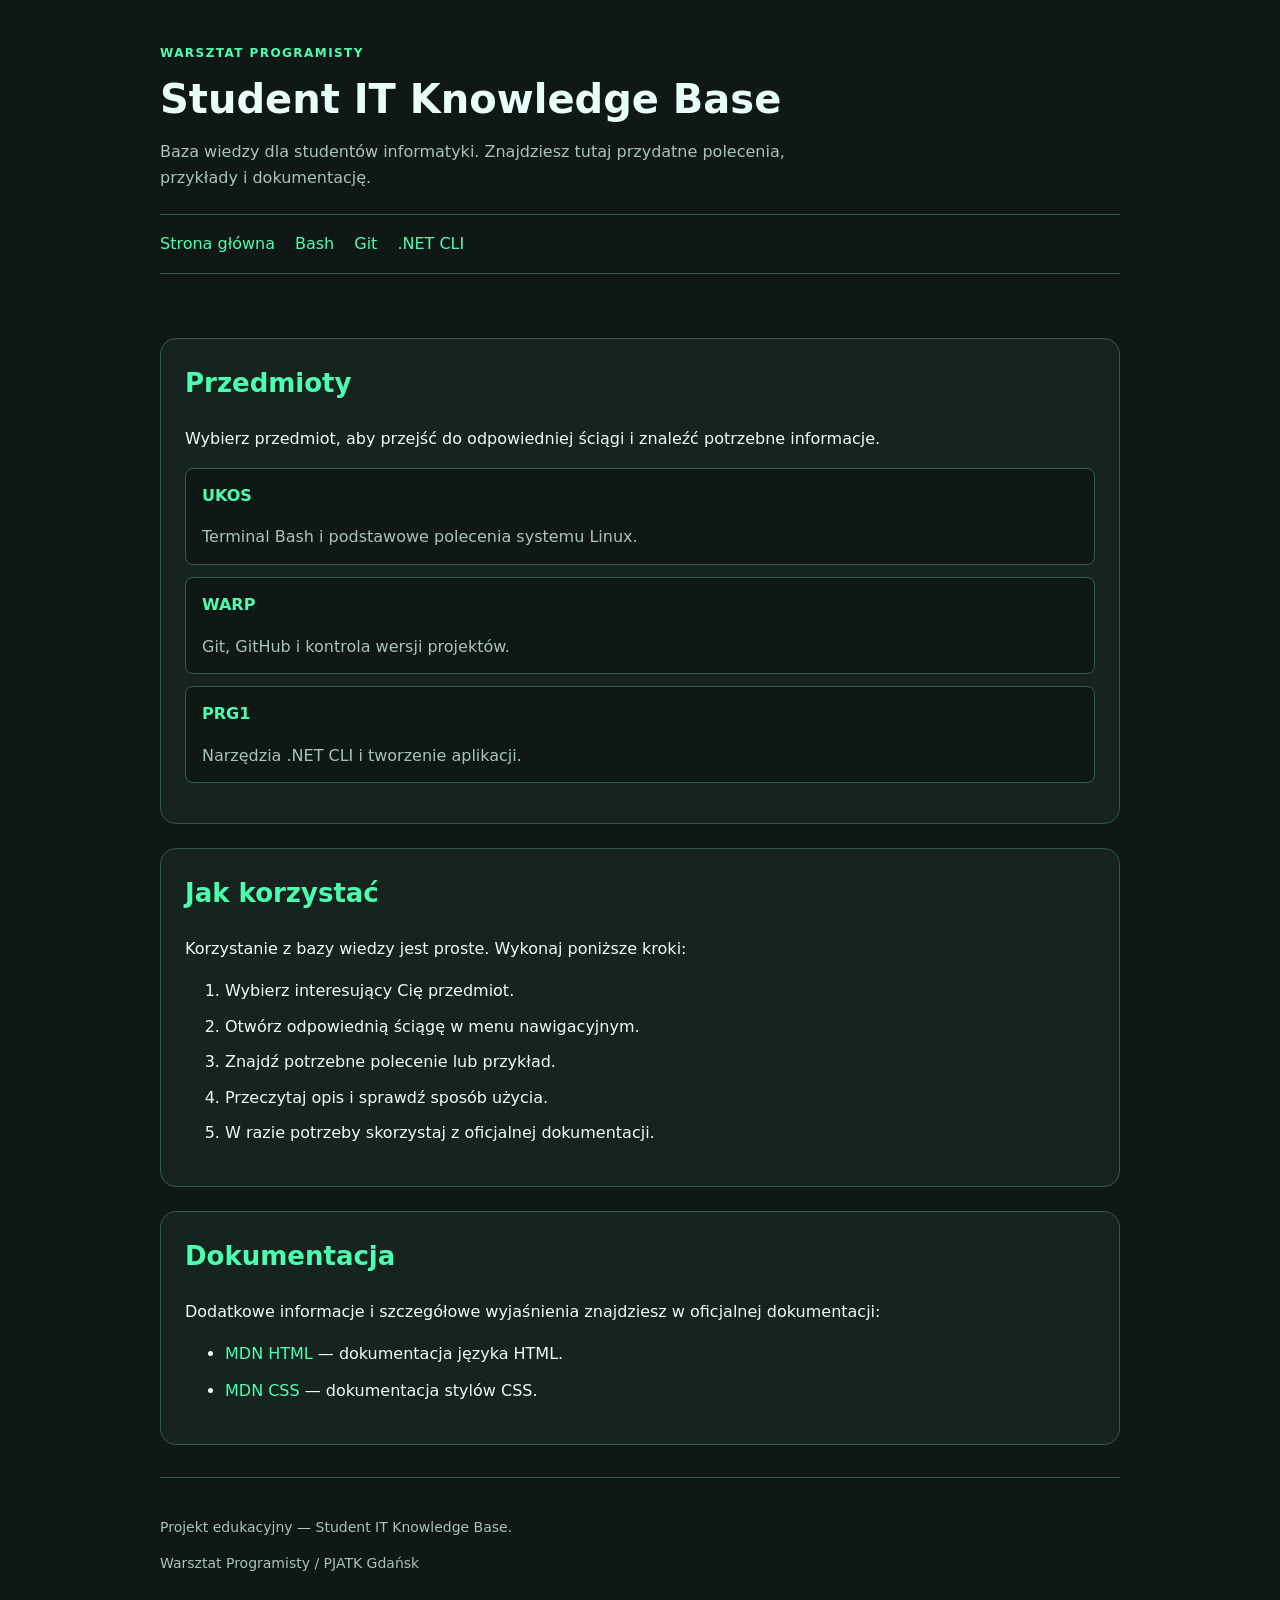
<file: index.html>
<!doctype html>
<html lang="pl">
    <head>
        <meta charset="utf-8">
        <meta name="viewport" content="width=device-width, initial-scale=1">
        <meta name="description" content="Student IT Knowledge Base - baza wiedzy dla studentów informatyki.">
        <title>Student IT Knowledge Base</title>
        <link rel="stylesheet" href="styles.css">
    </head>

    <body>

        <header>
            <p class="eyebrow">WARSZTAT PROGRAMISTY</p>
            <h1>Student IT Knowledge Base</h1>
            <p class="intro">
                Baza wiedzy dla studentów informatyki.
                Znajdziesz tutaj przydatne polecenia, przykłady i dokumentację.
            </p>

            <nav aria-label="Główna nawigacja">
                <a href="index.html">Strona główna</a>
                <a href="pages/bash.html">Bash</a>
                <a href="pages/git.html">Git</a>
                <a href="pages/dotnet-cli.html">.NET CLI</a>
            </nav>
        </header>

        <main>

            <section class="card">
                <h2>Przedmioty</h2>

                <p>
                    Wybierz przedmiot, aby przejść do odpowiedniej ściągi
                    i znaleźć potrzebne informacje.
                </p>

                <ul class="topic-list">
                    <li>
                        <strong>UKOS</strong>
                        <p>Terminal Bash i podstawowe polecenia systemu Linux.</p>
                    </li>

                    <li>
                        <strong>WARP</strong>
                        <p>Git, GitHub i kontrola wersji projektów.</p>
                    </li>

                    <li>
                        <strong>PRG1</strong>
                        <p>Narzędzia .NET CLI i tworzenie aplikacji.</p>
                    </li>
                </ul>
            </section>

            <section class="card">
                <h2>Jak korzystać</h2>

                <p>
                    Korzystanie z bazy wiedzy jest proste.
                    Wykonaj poniższe kroki:
                </p>

                <ol>
                    <li>Wybierz interesujący Cię przedmiot.</li>
                    <li>Otwórz odpowiednią ściągę w menu nawigacyjnym.</li>
                    <li>Znajdź potrzebne polecenie lub przykład.</li>
                    <li>Przeczytaj opis i sprawdź sposób użycia.</li>
                    <li>W razie potrzeby skorzystaj z oficjalnej dokumentacji.</li>
                </ol>
            </section>

            <section class="card">
                <h2>Dokumentacja</h2>

                <p>
                    Dodatkowe informacje i szczegółowe wyjaśnienia
                    znajdziesz w oficjalnej dokumentacji:
                </p>

                <ul class="resource-list">
                    <li>
                        <a href="https://developer.mozilla.org/en-US/docs/Web/HTML">
                            MDN HTML
                        </a>
                        — dokumentacja języka HTML.
                    </li>

                    <li>
                        <a href="https://developer.mozilla.org/en-US/docs/Web/CSS">
                            MDN CSS
                        </a>
                        — dokumentacja stylów CSS.
                    </li>
                </ul>
            </section>

        </main>

        <footer>
            <p>Projekt edukacyjny — Student IT Knowledge Base.</p>
            <p>Warsztat Programisty / PJATK Gdańsk</p>
        </footer>

    </body>
</html>
</file>
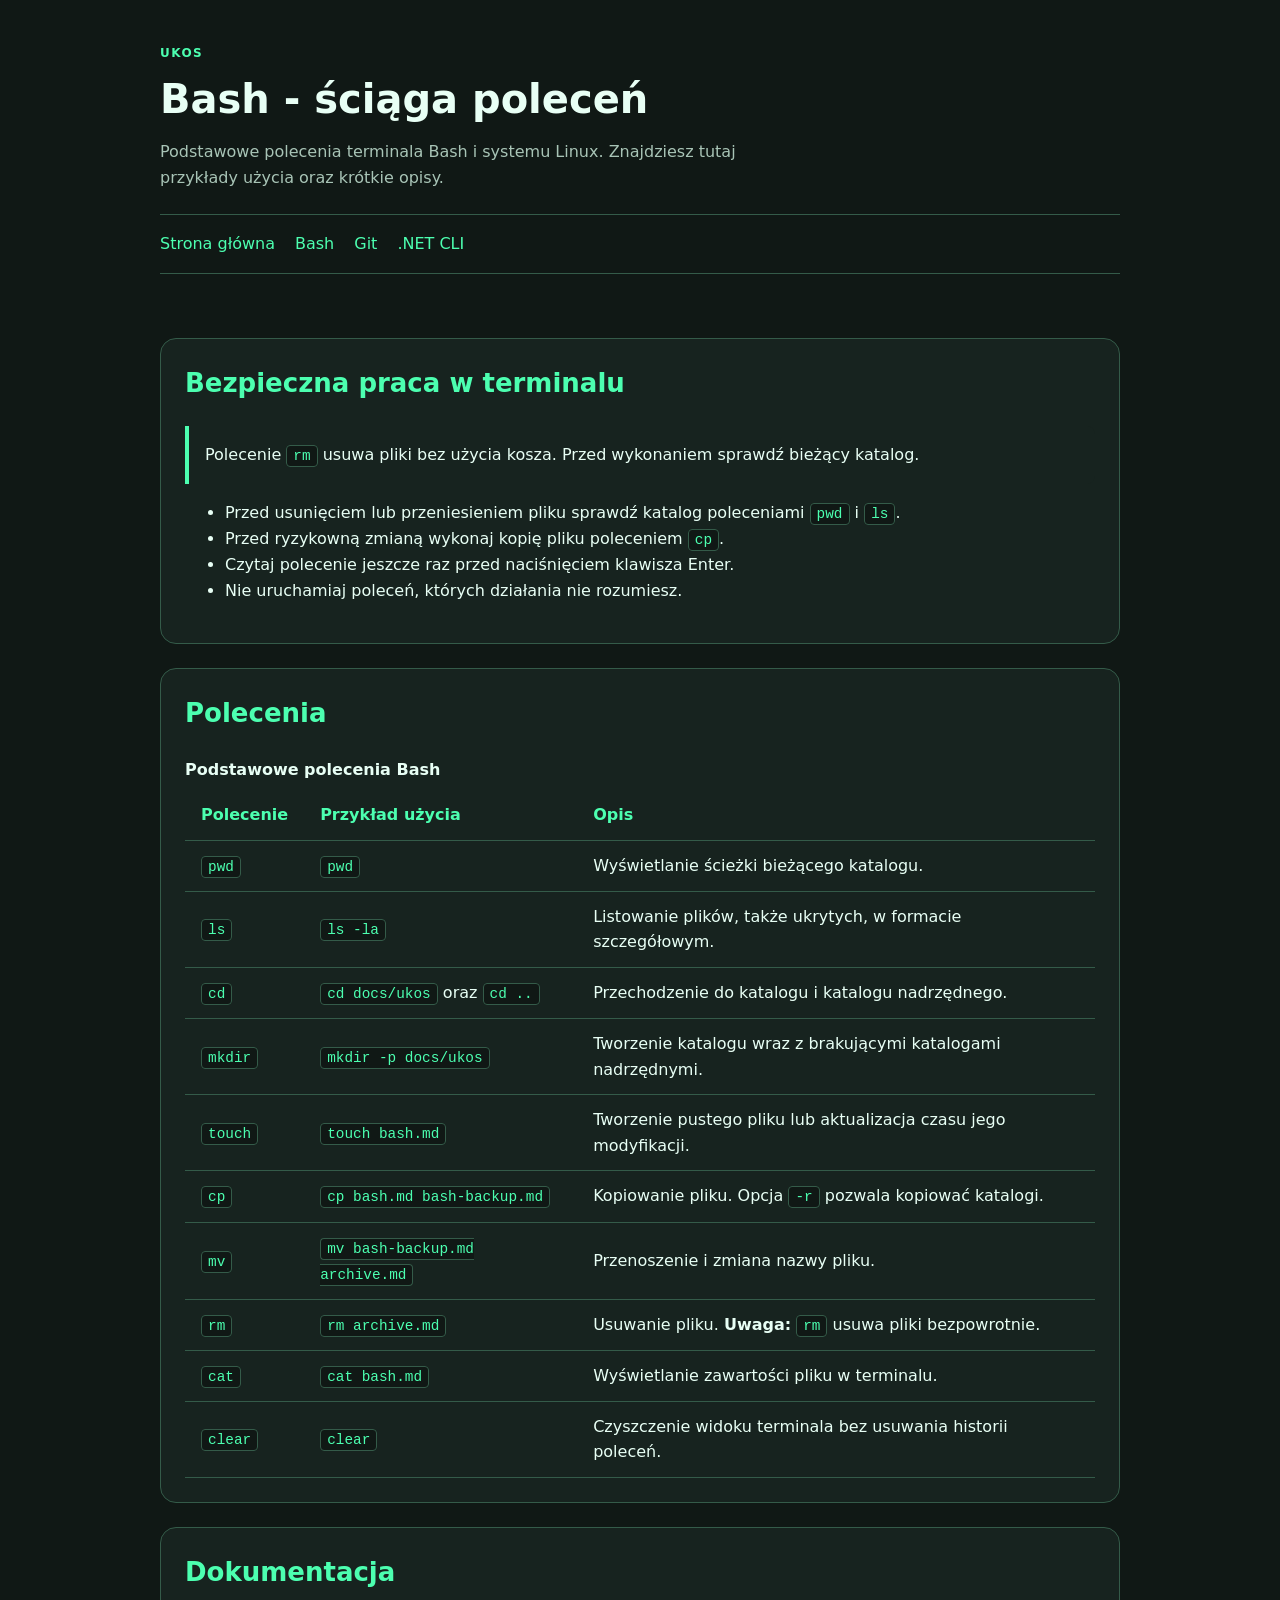
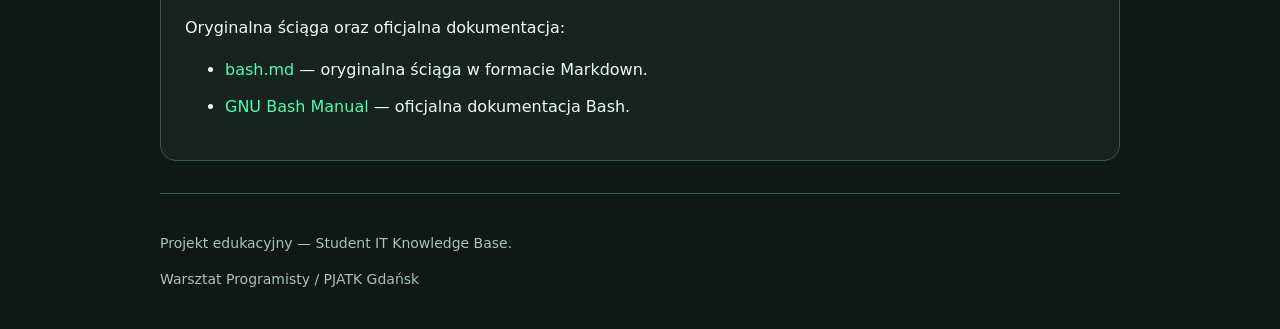
<file: pages/bash.html>
<!doctype html>
<html lang="pl">
    <head>
        <meta charset="utf-8">
        <meta name="viewport" content="width=device-width, initial-scale=1">
        <meta name="description" content="Ściąga UKOS - podstawowe polecenia terminala Bash.">
        <title>Bash - ściąga UKOS | Student IT Knowledge Base</title>
        <link rel="stylesheet" href="../styles.css">
    </head>

    <body>

        <header>
            <p class="eyebrow">UKOS</p>
            <h1>Bash - ściąga poleceń</h1>
            <p class="intro">
                Podstawowe polecenia terminala Bash i systemu Linux.
                Znajdziesz tutaj przykłady użycia oraz krótkie opisy.
            </p>

            <nav aria-label="Główna nawigacja">
                <a href="../index.html">Strona główna</a>
                <a href="bash.html">Bash</a>
                <a href="git.html">Git</a>
                <a href="dotnet-cli.html">.NET CLI</a>
            </nav>
        </header>

        <main>

            <section class="card">
                <h2>Bezpieczna praca w terminalu</h2>

                <p class="info-note">
                    Polecenie <code>rm</code> usuwa pliki bez użycia kosza.
                    Przed wykonaniem sprawdź bieżący katalog.
                </p>

                <ul>
                    <li>Przed usunięciem lub przeniesieniem pliku sprawdź katalog poleceniami <code>pwd</code> i <code>ls</code>.</li>
                    <li>Przed ryzykowną zmianą wykonaj kopię pliku poleceniem <code>cp</code>.</li>
                    <li>Czytaj polecenie jeszcze raz przed naciśnięciem klawisza Enter.</li>
                    <li>Nie uruchamiaj poleceń, których działania nie rozumiesz.</li>
                </ul>
            </section>

            <section class="card">
                <h2>Polecenia</h2>

                <div class="table-scroll">
                    <table class="command-table">
                        <caption>Podstawowe polecenia Bash</caption>
                        <thead>
                            <tr>
                                <th>Polecenie</th>
                                <th>Przykład użycia</th>
                                <th>Opis</th>
                            </tr>
                        </thead>
                        <tbody>
                            <tr>
                                <td><code>pwd</code></td>
                                <td><code>pwd</code></td>
                                <td>Wyświetlanie ścieżki bieżącego katalogu.</td>
                            </tr>
                            <tr>
                                <td><code>ls</code></td>
                                <td><code>ls -la</code></td>
                                <td>Listowanie plików, także ukrytych, w formacie szczegółowym.</td>
                            </tr>
                            <tr>
                                <td><code>cd</code></td>
                                <td><code>cd docs/ukos</code> oraz <code>cd ..</code></td>
                                <td>Przechodzenie do katalogu i katalogu nadrzędnego.</td>
                            </tr>
                            <tr>
                                <td><code>mkdir</code></td>
                                <td><code>mkdir -p docs/ukos</code></td>
                                <td>Tworzenie katalogu wraz z brakującymi katalogami nadrzędnymi.</td>
                            </tr>
                            <tr>
                                <td><code>touch</code></td>
                                <td><code>touch bash.md</code></td>
                                <td>Tworzenie pustego pliku lub aktualizacja czasu jego modyfikacji.</td>
                            </tr>
                            <tr>
                                <td><code>cp</code></td>
                                <td><code>cp bash.md bash-backup.md</code></td>
                                <td>Kopiowanie pliku. Opcja <code>-r</code> pozwala kopiować katalogi.</td>
                            </tr>
                            <tr>
                                <td><code>mv</code></td>
                                <td><code>mv bash-backup.md archive.md</code></td>
                                <td>Przenoszenie i zmiana nazwy pliku.</td>
                            </tr>
                            <tr>
                                <td><code>rm</code></td>
                                <td><code>rm archive.md</code></td>
                                <td>Usuwanie pliku. <strong>Uwaga:</strong> <code>rm</code> usuwa pliki bezpowrotnie.</td>
                            </tr>
                            <tr>
                                <td><code>cat</code></td>
                                <td><code>cat bash.md</code></td>
                                <td>Wyświetlanie zawartości pliku w terminalu.</td>
                            </tr>
                            <tr>
                                <td><code>clear</code></td>
                                <td><code>clear</code></td>
                                <td>Czyszczenie widoku terminala bez usuwania historii poleceń.</td>
                            </tr>
                        </tbody>
                    </table>
                </div>
            </section>

            <section class="card">
                <h2>Dokumentacja</h2>

                <p>
                    Oryginalna ściąga oraz oficjalna dokumentacja:
                </p>

                <ul class="resource-list">
                    <li>
                        <a href="../docs/ukos/bash.md">
                            bash.md
                        </a>
                        — oryginalna ściąga w formacie Markdown.
                    </li>

                    <li>
                        <a href="https://www.gnu.org/software/bash/manual/">
                            GNU Bash Manual
                        </a>
                        — oficjalna dokumentacja Bash.
                    </li>
                </ul>
            </section>

        </main>

        <footer>
            <p>Projekt edukacyjny — Student IT Knowledge Base.</p>
            <p>Warsztat Programisty / PJATK Gdańsk</p>
        </footer>

    </body>
</html>
</file>
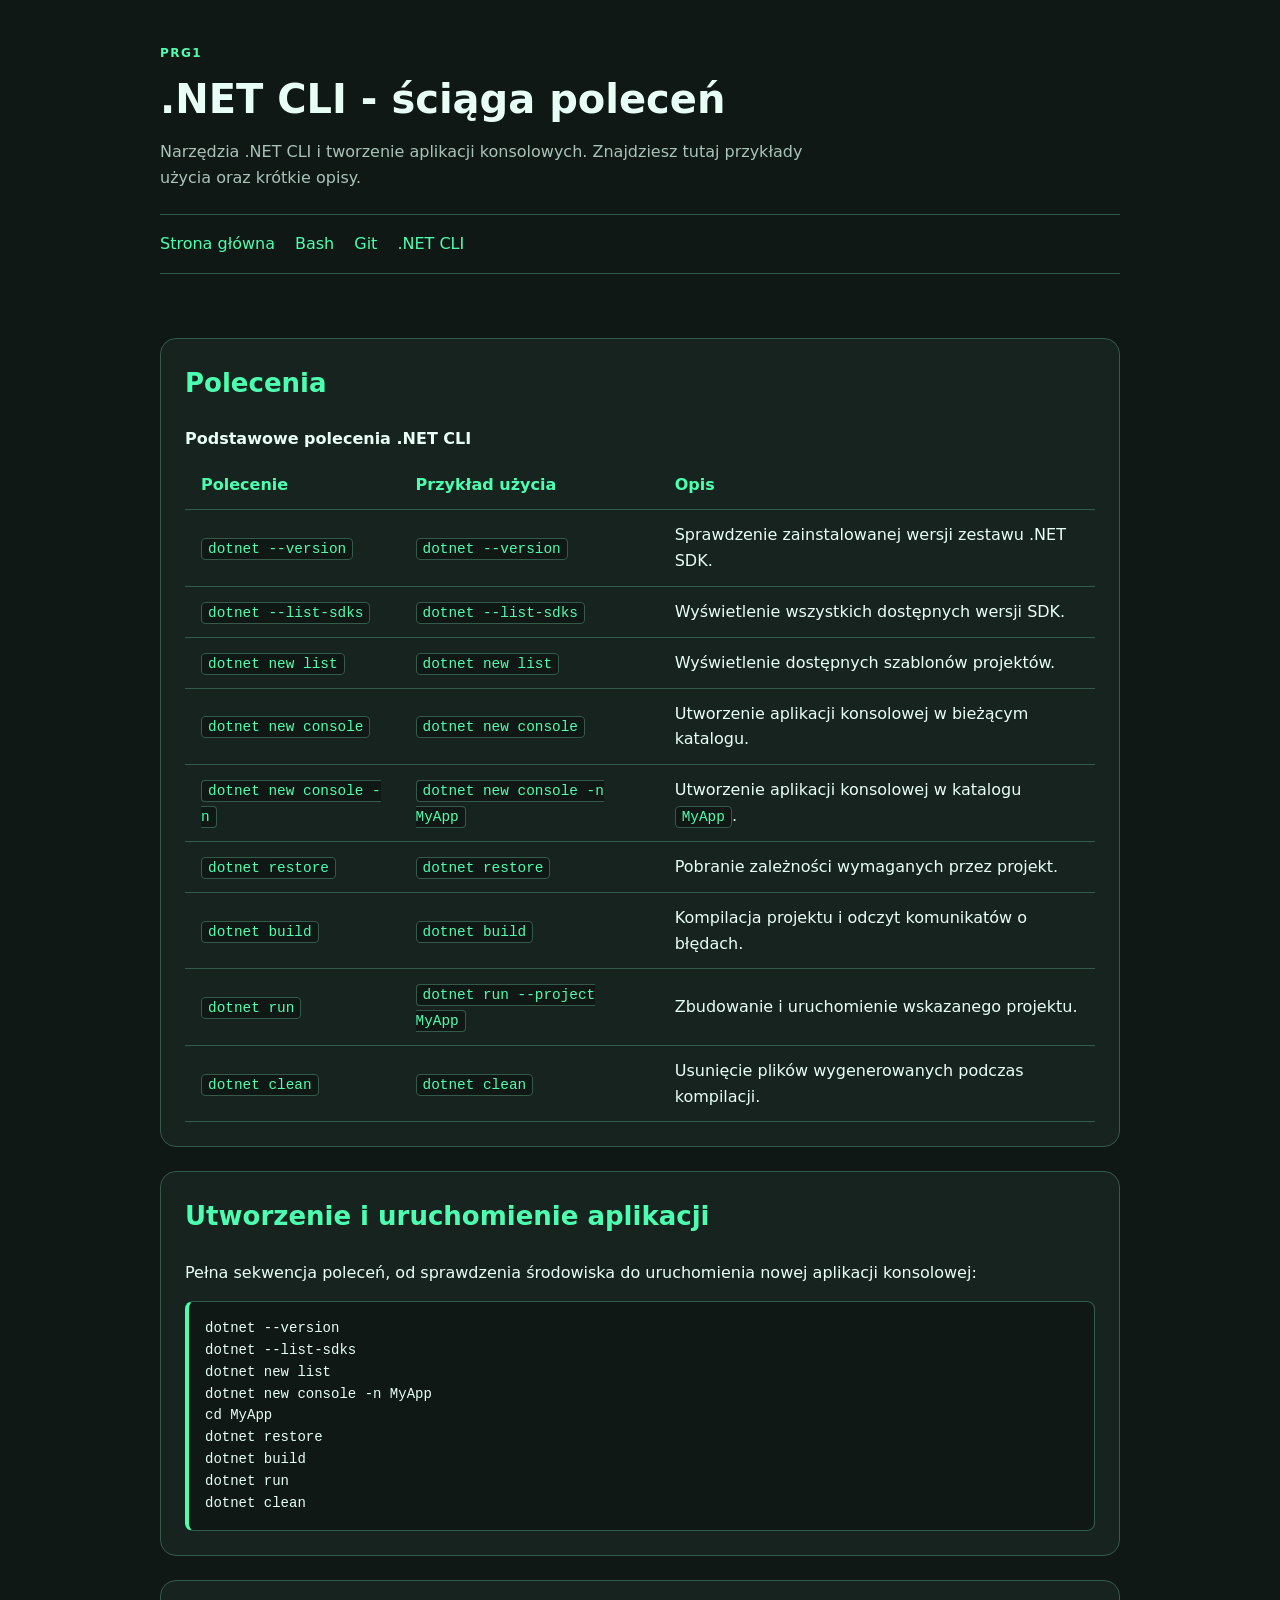
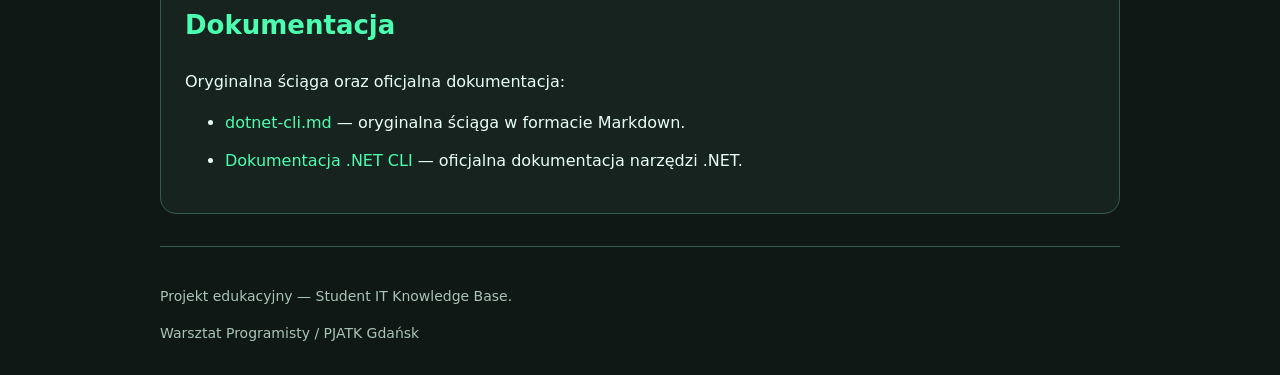
<file: pages/dotnet-cli.html>
<!doctype html>
<html lang="pl">
    <head>
        <meta charset="utf-8">
        <meta name="viewport" content="width=device-width, initial-scale=1">
        <meta name="description" content="Ściąga PPRG1 - podstawowe polecenia .NET CLI.">
        <title>.NET CLI - ściąga PRG1 | Student IT Knowledge Base</title>
        <link rel="stylesheet" href="../styles.css">
    </head>

    <body>

        <header>
            <p class="eyebrow">PRG1</p>
            <h1>.NET CLI - ściąga poleceń</h1>
            <p class="intro">
                Narzędzia .NET CLI i tworzenie aplikacji konsolowych.
                Znajdziesz tutaj przykłady użycia oraz krótkie opisy.
            </p>

            <nav aria-label="Główna nawigacja">
                <a href="../index.html">Strona główna</a>
                <a href="bash.html">Bash</a>
                <a href="git.html">Git</a>
                <a href="dotnet-cli.html">.NET CLI</a>
            </nav>
        </header>

        <main>

            <section class="card">
                <h2>Polecenia</h2>

                <div class="table-scroll">
                    <table class="command-table">
                        <caption>Podstawowe polecenia .NET CLI</caption>
                        <thead>
                            <tr>
                                <th>Polecenie</th>
                                <th>Przykład użycia</th>
                                <th>Opis</th>
                            </tr>
                        </thead>
                        <tbody>
                            <tr>
                                <td><code>dotnet --version</code></td>
                                <td><code>dotnet --version</code></td>
                                <td>Sprawdzenie zainstalowanej wersji zestawu .NET SDK.</td>
                            </tr>
                            <tr>
                                <td><code>dotnet --list-sdks</code></td>
                                <td><code>dotnet --list-sdks</code></td>
                                <td>Wyświetlenie wszystkich dostępnych wersji SDK.</td>
                            </tr>
                            <tr>
                                <td><code>dotnet new list</code></td>
                                <td><code>dotnet new list</code></td>
                                <td>Wyświetlenie dostępnych szablonów projektów.</td>
                            </tr>
                            <tr>
                                <td><code>dotnet new console</code></td>
                                <td><code>dotnet new console</code></td>
                                <td>Utworzenie aplikacji konsolowej w bieżącym katalogu.</td>
                            </tr>
                            <tr>
                                <td><code>dotnet new console -n</code></td>
                                <td><code>dotnet new console -n MyApp</code></td>
                                <td>Utworzenie aplikacji konsolowej w katalogu <code>MyApp</code>.</td>
                            </tr>
                            <tr>
                                <td><code>dotnet restore</code></td>
                                <td><code>dotnet restore</code></td>
                                <td>Pobranie zależności wymaganych przez projekt.</td>
                            </tr>
                            <tr>
                                <td><code>dotnet build</code></td>
                                <td><code>dotnet build</code></td>
                                <td>Kompilacja projektu i odczyt komunikatów o błędach.</td>
                            </tr>
                            <tr>
                                <td><code>dotnet run</code></td>
                                <td><code>dotnet run --project MyApp</code></td>
                                <td>Zbudowanie i uruchomienie wskazanego projektu.</td>
                            </tr>
                            <tr>
                                <td><code>dotnet clean</code></td>
                                <td><code>dotnet clean</code></td>
                                <td>Usunięcie plików wygenerowanych podczas kompilacji.</td>
                            </tr>
                        </tbody>
                    </table>
                </div>
            </section>

            <section class="card">
                <h2>Utworzenie i uruchomienie aplikacji</h2>

                <p>
                    Pełna sekwencja poleceń, od sprawdzenia środowiska
                    do uruchomienia nowej aplikacji konsolowej:
                </p>

                <pre><code>dotnet --version
dotnet --list-sdks
dotnet new list
dotnet new console -n MyApp
cd MyApp
dotnet restore
dotnet build
dotnet run
dotnet clean</code></pre>
            </section>

            <section class="card">
                <h2>Dokumentacja</h2>

                <p>
                    Oryginalna ściąga oraz oficjalna dokumentacja:
                </p>

                <ul class="resource-list">
                    <li>
                        <a href="../docs/prg1/dotnet-cli.md">
                            dotnet-cli.md
                        </a>
                        — oryginalna ściąga w formacie Markdown.
                    </li>

                    <li>
                        <a href="https://learn.microsoft.com/dotnet/core/tools/">
                            Dokumentacja .NET CLI
                        </a>
                        — oficjalna dokumentacja narzędzi .NET.
                    </li>
                </ul>
            </section>

        </main>

        <footer>
            <p>Projekt edukacyjny — Student IT Knowledge Base.</p>
            <p>Warsztat Programisty / PJATK Gdańsk</p>
        </footer>

    </body>
</html>
</file>
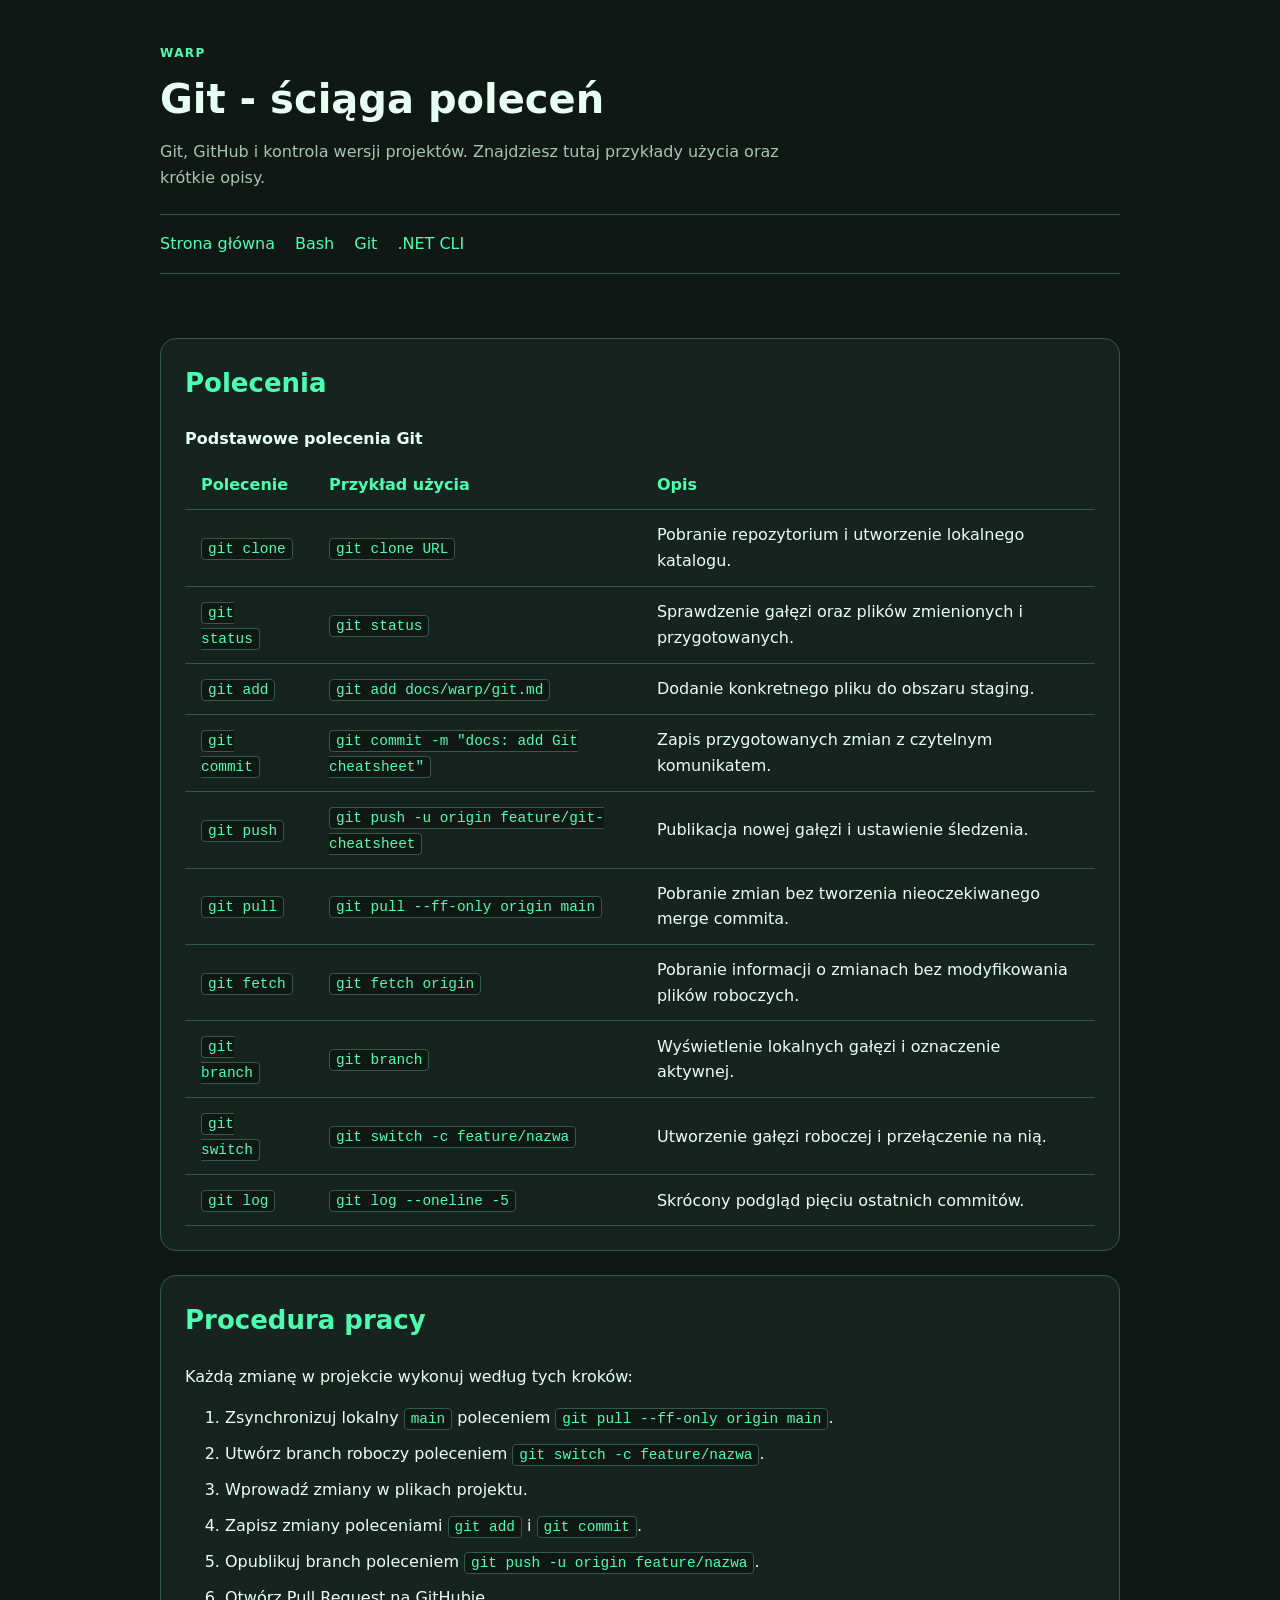
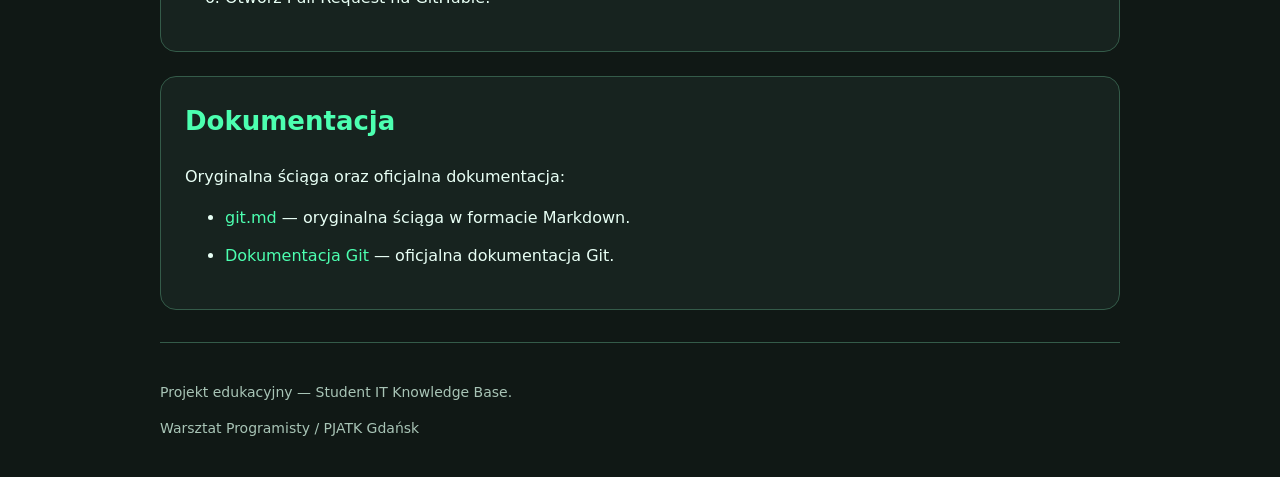
<file: pages/git.html>
<!doctype html>
<html lang="pl">
    <head>
        <meta charset="utf-8">
        <meta name="viewport" content="width=device-width, initial-scale=1">
        <meta name="description" content="Ściąga WARP - podstawowe polecenia Git.">
        <title>Git - ściąga WARP | Student IT Knowledge Base</title>
        <link rel="stylesheet" href="../styles.css">
    </head>

    <body>

        <header>
            <p class="eyebrow">WARP</p>
            <h1>Git - ściąga poleceń</h1>
            <p class="intro">
                Git, GitHub i kontrola wersji projektów.
                Znajdziesz tutaj przykłady użycia oraz krótkie opisy.
            </p>

            <nav aria-label="Główna nawigacja">
                <a href="../index.html">Strona główna</a>
                <a href="bash.html">Bash</a>
                <a href="git.html">Git</a>
                <a href="dotnet-cli.html">.NET CLI</a>
            </nav>
        </header>

        <main>

            <section class="card">
                <h2>Polecenia</h2>

                <div class="table-scroll">
                    <table class="command-table">
                        <caption>Podstawowe polecenia Git</caption>
                        <thead>
                            <tr>
                                <th>Polecenie</th>
                                <th>Przykład użycia</th>
                                <th>Opis</th>
                            </tr>
                        </thead>
                        <tbody>
                            <tr>
                                <td><code>git clone</code></td>
                                <td><code>git clone URL</code></td>
                                <td>Pobranie repozytorium i utworzenie lokalnego katalogu.</td>
                            </tr>
                            <tr>
                                <td><code>git status</code></td>
                                <td><code>git status</code></td>
                                <td>Sprawdzenie gałęzi oraz plików zmienionych i przygotowanych.</td>
                            </tr>
                            <tr>
                                <td><code>git add</code></td>
                                <td><code>git add docs/warp/git.md</code></td>
                                <td>Dodanie konkretnego pliku do obszaru staging.</td>
                            </tr>
                            <tr>
                                <td><code>git commit</code></td>
                                <td><code>git commit -m "docs: add Git cheatsheet"</code></td>
                                <td>Zapis przygotowanych zmian z czytelnym komunikatem.</td>
                            </tr>
                            <tr>
                                <td><code>git push</code></td>
                                <td><code>git push -u origin feature/git-cheatsheet</code></td>
                                <td>Publikacja nowej gałęzi i ustawienie śledzenia.</td>
                            </tr>
                            <tr>
                                <td><code>git pull</code></td>
                                <td><code>git pull --ff-only origin main</code></td>
                                <td>Pobranie zmian bez tworzenia nieoczekiwanego merge commita.</td>
                            </tr>
                            <tr>
                                <td><code>git fetch</code></td>
                                <td><code>git fetch origin</code></td>
                                <td>Pobranie informacji o zmianach bez modyfikowania plików roboczych.</td>
                            </tr>
                            <tr>
                                <td><code>git branch</code></td>
                                <td><code>git branch</code></td>
                                <td>Wyświetlenie lokalnych gałęzi i oznaczenie aktywnej.</td>
                            </tr>
                            <tr>
                                <td><code>git switch</code></td>
                                <td><code>git switch -c feature/nazwa</code></td>
                                <td>Utworzenie gałęzi roboczej i przełączenie na nią.</td>
                            </tr>
                            <tr>
                                <td><code>git log</code></td>
                                <td><code>git log --oneline -5</code></td>
                                <td>Skrócony podgląd pięciu ostatnich commitów.</td>
                            </tr>
                        </tbody>
                    </table>
                </div>
            </section>

            <section class="card">
                <h2>Procedura pracy</h2>

                <p>
                    Każdą zmianę w projekcie wykonuj według tych kroków:
                </p>

                <ol>
                    <li>Zsynchronizuj lokalny <code>main</code> poleceniem <code>git pull --ff-only origin main</code>.</li>
                    <li>Utwórz branch roboczy poleceniem <code>git switch -c feature/nazwa</code>.</li>
                    <li>Wprowadź zmiany w plikach projektu.</li>
                    <li>Zapisz zmiany poleceniami <code>git add</code> i <code>git commit</code>.</li>
                    <li>Opublikuj branch poleceniem <code>git push -u origin feature/nazwa</code>.</li>
                    <li>Otwórz Pull Request na GitHubie.</li>
                </ol>
            </section>

            <section class="card">
                <h2>Dokumentacja</h2>

                <p>
                    Oryginalna ściąga oraz oficjalna dokumentacja:
                </p>

                <ul class="resource-list">
                    <li>
                        <a href="../docs/warp/git.md">
                            git.md
                        </a>
                        — oryginalna ściąga w formacie Markdown.
                    </li>

                    <li>
                        <a href="https://git-scm.com/docs">
                            Dokumentacja Git
                        </a>
                        — oficjalna dokumentacja Git.
                    </li>
                </ul>
            </section>

        </main>

        <footer>
            <p>Projekt edukacyjny — Student IT Knowledge Base.</p>
            <p>Warsztat Programisty / PJATK Gdańsk</p>
        </footer>

    </body>
</html>
</file>
<file: styles.css>
/* Kolory wykorzystywane w całym projekcie. */
:root {
    --page: #101815;
    --surface: #17231f;
    --text: #e8fff5;
    --muted: #a8c4b6;
    --accent: #4cffb0;
    --line: #345b49;
}

/* Wszystkie elementy uwzględniają padding i border w szerokości. */
* {
    box-sizing: border-box;
}

/* Podstawowy wygląd całej strony. */
body {
    margin: 0;
    min-height: 100vh;
    font-family: system-ui, Arial, sans-serif;
    color: var(--text);
    background: var(--page);
    line-height: 1.6;
}

/* Wspólna szerokość głównych części strony. */
header,
main,
footer {
    width: min(100% - 32px, 960px);
    margin-inline: auto;
}

/* Górna część strony. */
header {
    padding: 32px 0 24px;
}

/* Mały tekst nad głównym nagłówkiem. */
.eyebrow {
    color: var(--accent);
    font-size: 12px;
    font-weight: 700;
    letter-spacing: 0.12em;
}

/* Główny nagłówek strony. */
h1 {
    margin-top: 8px;
    margin-bottom: 12px;
    font-size: 40px;
    line-height: 1.2;
}

/* Nagłówki sekcji. */
h2 {
    margin-top: 0;
    color: var(--accent);
    font-size: 26px;
}

/* Krótki opis strony. */
.intro {
    max-width: 650px;
    color: var(--muted);
}

/* Menu nawigacyjne. */
nav {
    display: flex;
    flex-wrap: wrap;
    gap: 20px;
    margin-top: 24px;
    padding: 16px 0;
    border-top: 1px solid var(--line);
    border-bottom: 1px solid var(--line);
}

/* Wszystkie odnośniki. */
a {
    color: var(--accent);
    text-decoration: none;
}

/* Efekt po najechaniu kursorem na link. */
a:hover {
    text-decoration: underline;
}

/* Widoczny obrys linku podczas nawigacji klawiaturą. */
a:focus-visible {
    outline: 3px solid var(--accent);
    outline-offset: 4px;
    border-radius: 3px;
}

/* Główna zawartość strony. */
main {
    padding: 16px 0 32px;
}

/* Wspólny wygląd sekcji. */
.card {
    margin-top: 24px;
    padding: 24px;
    border: 1px solid var(--line);
    border-radius: 16px;
    background: var(--surface);
}

/* Lista przedmiotów. */
.topic-list {
    display: grid;
    gap: 12px;
    padding: 0;
    list-style: none;
}

/* Pojedynczy przedmiot na liście. */
.topic-list li {
    padding: 14px 16px;
    border: 1px solid var(--line);
    border-radius: 8px;
    background: var(--page);
}

/* Nazwy przedmiotów. */
.topic-list strong {
    color: var(--accent);
}

/* Akapity wewnątrz listy przedmiotów. */
.topic-list p {
    margin-bottom: 0;
    color: var(--muted);
}

/* Odstępy pomiędzy krokami instrukcji. */
ol li {
    margin-bottom: 10px;
}

/* Lista dokumentacji. */
.resource-list li {
    margin-bottom: 12px;
}

/* Stopka strony. */
footer {
    padding: 24px 0;
    border-top: 1px solid var(--line);
    color: var(--muted);
    font-size: 14px;
}

/* Dopasowanie strony do małych ekranów. */
@media (max-width: 500px) {
    h1 {
        font-size: 30px;
    }

    h2 {
        font-size: 22px;
    }

    .card {
        padding: 18px;
    }

    nav {
        gap: 12px;
    }
}

.info-note {
  padding: 16px;
  border-left: 4px solid var(--accent);
  border-radius: 0 8px 8px 0;
  background: var(--surface);
}

.table-scroll { overflow-x: auto; }

.command-table {
  width: 100%;
  border-collapse: collapse;
  background: var(--surface);
}

.command-table caption {
  margin-bottom: 8px;
  text-align: left;
  font-weight: 700;
}

.command-table th,
.command-table td {
  padding: 12px 16px;
  border-bottom: 1px solid var(--line);
  text-align: left;
}

.command-table th { color: var(--accent); }

code {
    padding: 2px 6px;
    border: 1px solid var(--line);
    border-radius: 4px;
    background: var(--page);
    color: var(--accent);
    font-family: Consolas, "Courier New", monospace;
    font-size: 0.9em;
}
pre {
    margin: 16px 0 0;
    padding: 16px;
    overflow-x: auto;
    border: 1px solid var(--line);
    border-left: 4px solid var(--accent);
    border-radius: 8px;
    background: var(--page);
}
pre code {
    padding: 0;
    border: none;
    background: none;
    color: var(--text);
    font-size: 14px;
    line-height: 1.5;
}
</file>
